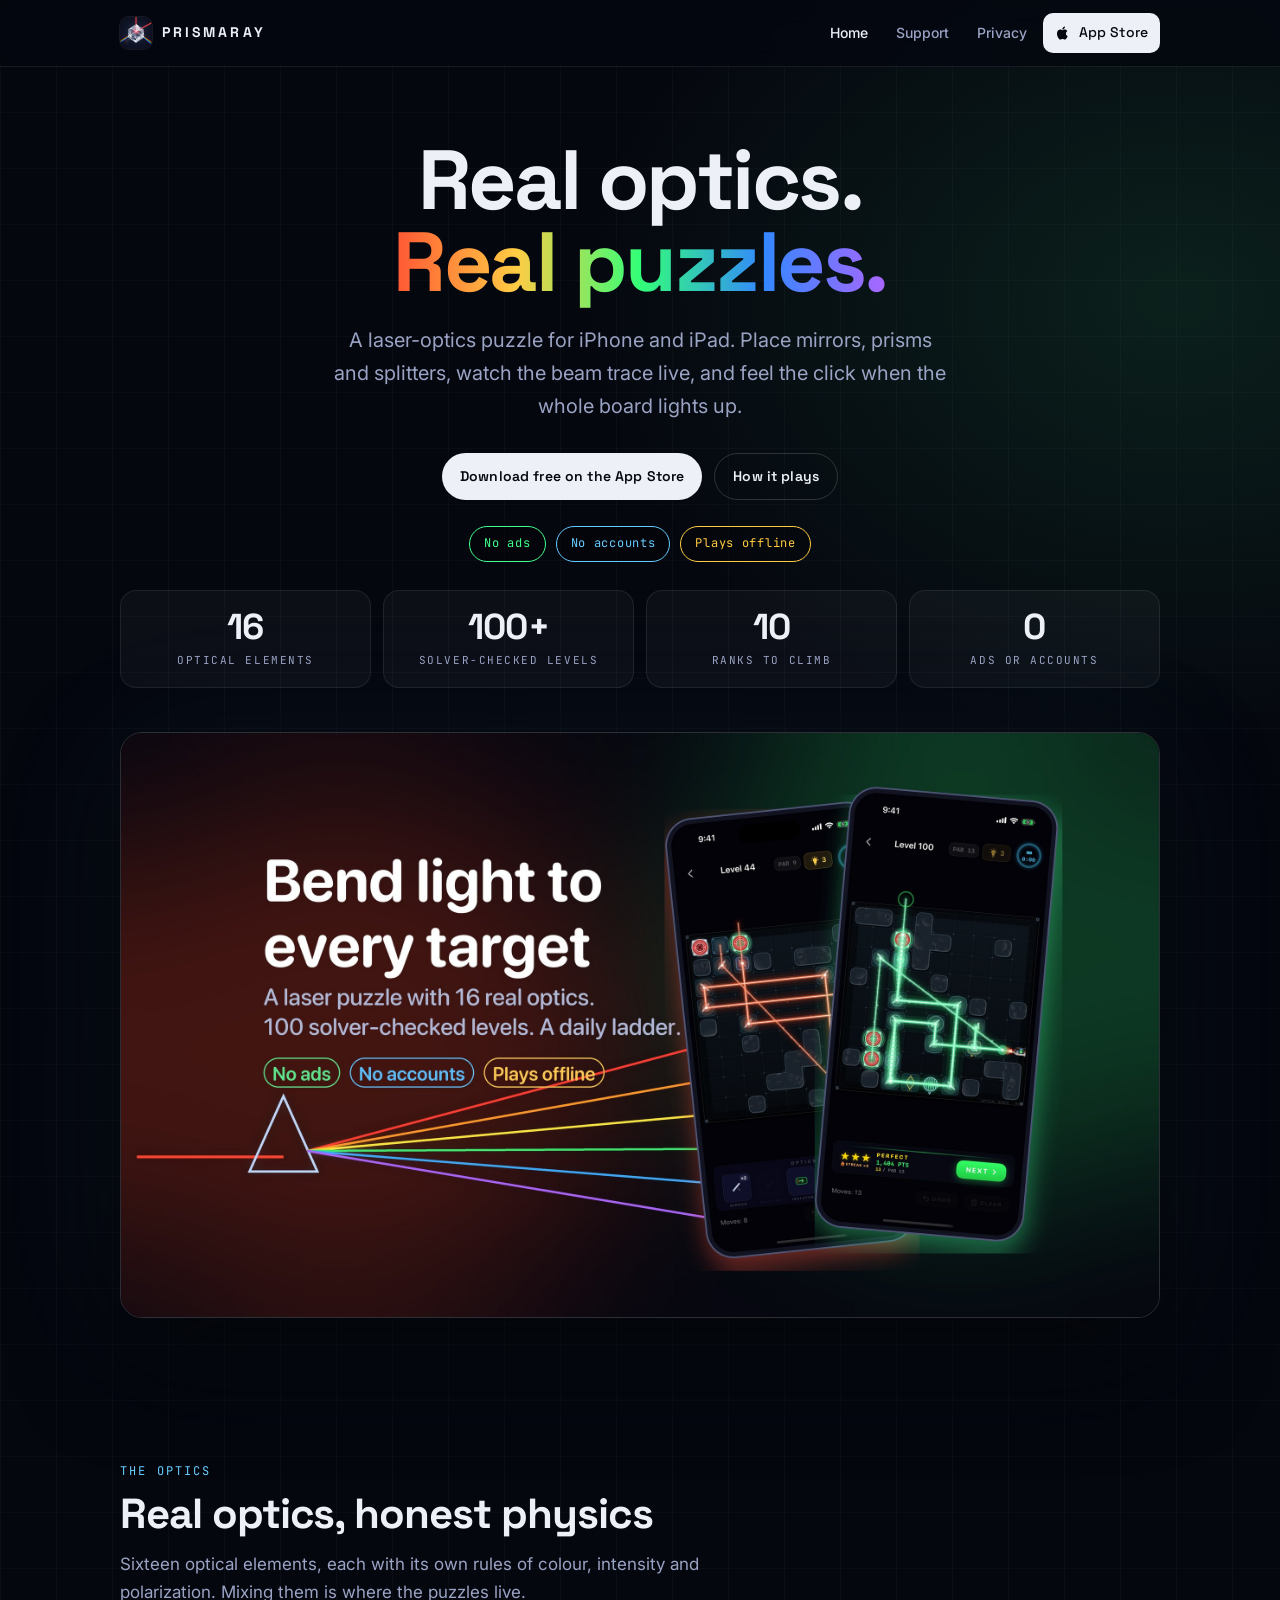
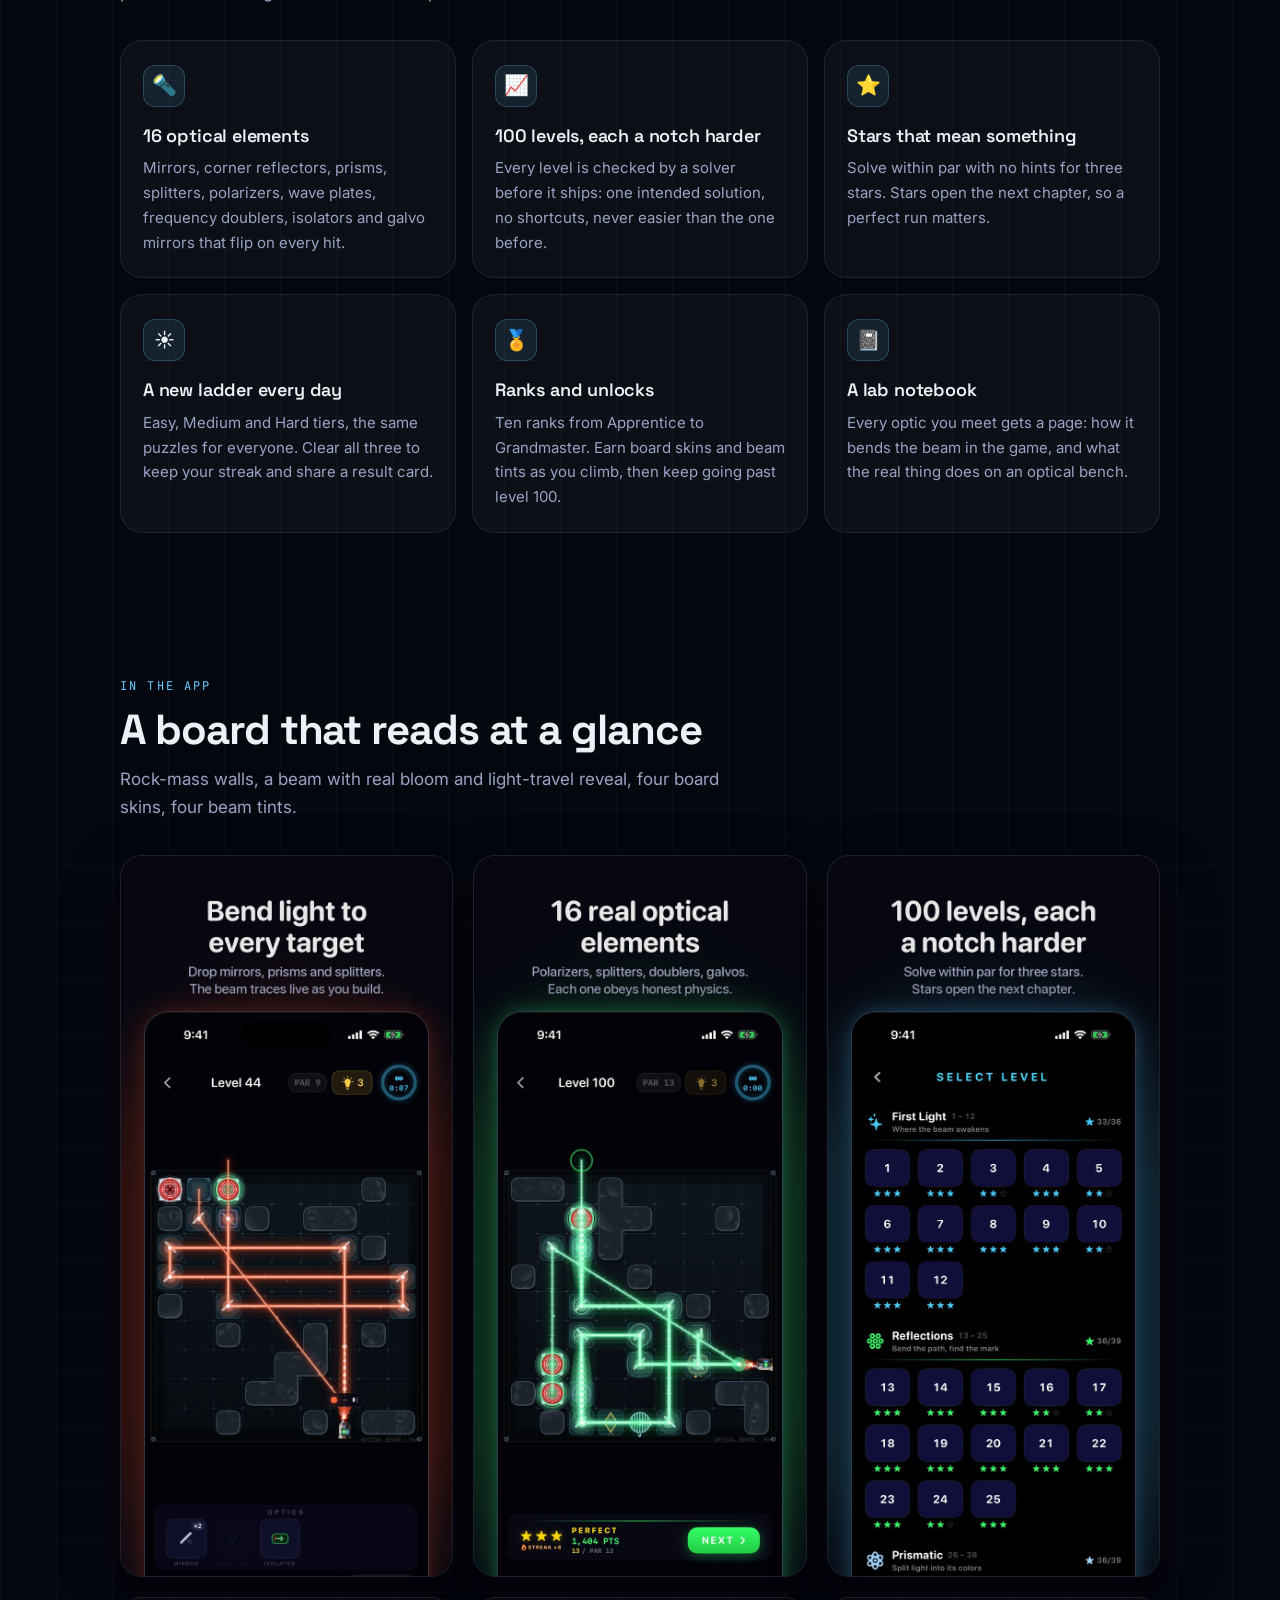
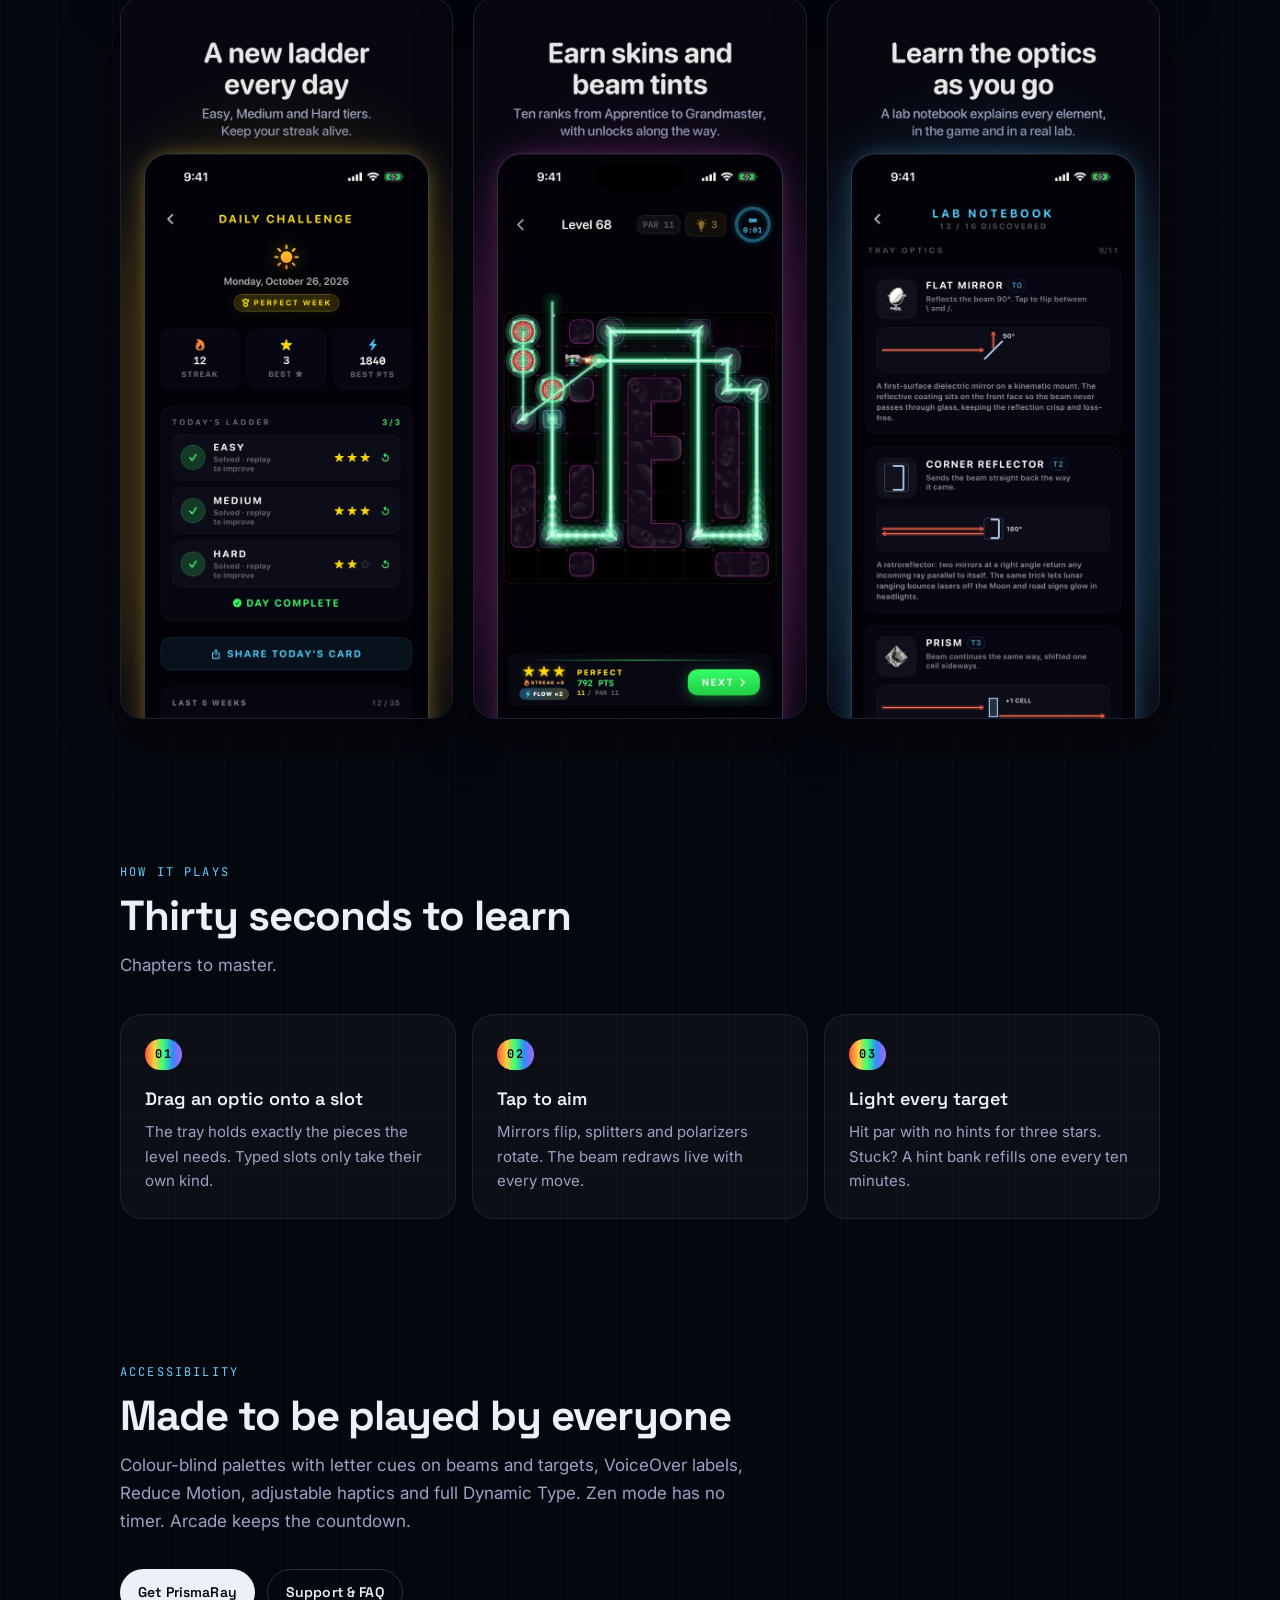
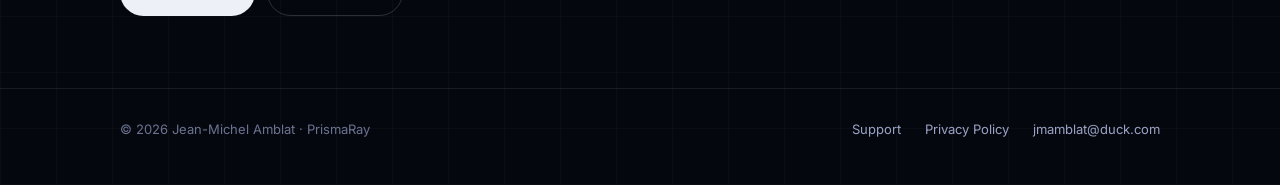
<file: index.html>
<!DOCTYPE html>
<html lang="en">
<head>
<meta charset="UTF-8">
<meta name="viewport" content="width=device-width, initial-scale=1.0">
<title>PrismaRay — Bend light to every target</title>
<meta name="description" content="PrismaRay is a laser-optics puzzle for iPhone and iPad. Sixteen real optical elements, 100 solver-checked levels, a daily ladder, ranks and a lab notebook. No ads, no accounts, plays offline.">
<meta property="og:title" content="PrismaRay — Bend light to every target">
<meta property="og:description" content="A laser-optics puzzle with 16 real elements, 100 solver-checked levels and a daily ladder. Free on the App Store.">
<meta property="og:image" content="https://sourcefrenchy.github.io/prismaray-pages/assets/og.jpg">
<meta property="og:type" content="website">
<meta name="twitter:card" content="summary_large_image">
<link rel="icon" href="assets/icon-512.png" type="image/png">
<link rel="apple-touch-icon" href="assets/apple-touch-icon.png">
<link rel="preconnect" href="https://fonts.googleapis.com">
<link rel="preconnect" href="https://fonts.gstatic.com" crossorigin>
<link href="https://fonts.googleapis.com/css2?family=Inter:wght@400;500;600&family=Space+Grotesk:wght@500;600;700&family=JetBrains+Mono:wght@500;700&display=swap" rel="stylesheet">
<link rel="stylesheet" href="style.css?v=9">
</head>
<body>
<header class="nav">
  <div class="wrap">
    <a class="brand" href="index.html"><img src="assets/icon-512.png" alt="" width="32" height="32">PRISMARAY</a>
    <nav>
      <a href="index.html" class="active hide-sm">Home</a>
      <a href="support.html">Support</a>
      <a href="privacy-policy.html" class="hide-sm">Privacy</a>
      <a class="btn store" href="https://apps.apple.com/us/app/prismaray/id6781785309" rel="noopener">
        <svg viewBox="0 0 24 24" aria-hidden="true"><path d="M16.37 12.6c0-2.5 2.05-3.7 2.14-3.76-1.17-1.7-2.98-1.94-3.62-1.97-1.54-.16-3 .9-3.78.9-.78 0-1.98-.88-3.26-.86-1.68.03-3.22.98-4.08 2.48-1.74 3.02-.45 7.48 1.25 9.93.83 1.2 1.82 2.54 3.12 2.5 1.25-.05 1.73-.81 3.24-.81 1.52 0 1.94.81 3.27.78 1.35-.02 2.2-1.22 3.02-2.42.95-1.39 1.34-2.74 1.36-2.81-.03-.01-2.62-1-2.66-3.96zM13.9 5.25c.69-.83 1.15-1.99 1.02-3.15-.99.04-2.19.66-2.9 1.49-.64.74-1.2 1.92-1.05 3.05 1.1.09 2.24-.56 2.93-1.39z"/></svg>
        App Store
      </a>
    </nav>
  </div>
</header>

<main>
  <section class="hero wrap">
    <h1>Real optics.<br><span>Real puzzles.</span></h1>
    <p>A laser-optics puzzle for iPhone and iPad. Place mirrors, prisms and splitters, watch the beam trace live, and feel the click when the whole board lights up.</p>
    <div class="cta">
      <a class="btn store" href="https://apps.apple.com/us/app/prismaray/id6781785309" rel="noopener">Download free on the App Store</a>
      <a class="btn ghost" href="#how">How it plays</a>
    </div>
    <div class="pills">
      <span class="pill g">No ads</span><span class="pill b">No accounts</span><span class="pill y">Plays offline</span>
    </div>
    <div class="stats">
      <div class="stat"><b>16</b><span>optical elements</span></div>
      <div class="stat"><b>100+</b><span>solver-checked levels</span></div>
      <div class="stat"><b>10</b><span>ranks to climb</span></div>
      <div class="stat"><b>0</b><span>ads or accounts</span></div>
    </div>
    <div class="art"><img src="assets/header.jpg" alt="PrismaRay boards with a red beam mid-solve and a green solved beam" ></div>
  </section>

  <section class="wrap" id="features">
    <p class="eyebrow">The optics</p>
    <h2>Real optics, honest physics</h2>
    <p class="lead">Sixteen optical elements, each with its own rules of colour, intensity and polarization. Mixing them is where the puzzles live.</p>
    <div class="grid">
      <div class="card"><div class="ico">🔦</div><h3>16 optical elements</h3><p>Mirrors, corner reflectors, prisms, splitters, polarizers, wave plates, frequency doublers, isolators and galvo mirrors that flip on every hit.</p></div>
      <div class="card"><div class="ico">📈</div><h3>100 levels, each a notch harder</h3><p>Every level is checked by a solver before it ships: one intended solution, no shortcuts, never easier than the one before.</p></div>
      <div class="card"><div class="ico">⭐</div><h3>Stars that mean something</h3><p>Solve within par with no hints for three stars. Stars open the next chapter, so a perfect run matters.</p></div>
      <div class="card"><div class="ico">☀️</div><h3>A new ladder every day</h3><p>Easy, Medium and Hard tiers, the same puzzles for everyone. Clear all three to keep your streak and share a result card.</p></div>
      <div class="card"><div class="ico">🏅</div><h3>Ranks and unlocks</h3><p>Ten ranks from Apprentice to Grandmaster. Earn board skins and beam tints as you climb, then keep going past level 100.</p></div>
      <div class="card"><div class="ico">📓</div><h3>A lab notebook</h3><p>Every optic you meet gets a page: how it bends the beam in the game, and what the real thing does on an optical bench.</p></div>
    </div>
  </section>

  <section class="wrap" id="screens">
    <p class="eyebrow">In the app</p>
    <h2>A board that reads at a glance</h2>
    <p class="lead">Rock-mass walls, a beam with real bloom and light-travel reveal, four board skins, four beam tints.</p>
    <div class="shots">
      <figure class="shot"><img src="assets/01-bend-light.jpg" alt="Level 44 with a red beam bouncing between mirrors" loading="lazy"></figure>
      <figure class="shot"><img src="assets/02-optics.jpg" alt="Level 100 solved, showing polarizers, a wave plate and an isolator" loading="lazy"></figure>
      <figure class="shot"><img src="assets/03-levels.jpg" alt="Chapter level select with stars" loading="lazy"></figure>
      <figure class="shot"><img src="assets/04-daily.jpg" alt="Daily challenge ladder with a twelve-day streak" loading="lazy"></figure>
      <figure class="shot"><img src="assets/05-ranks.jpg" alt="A solved board in the neon skin" loading="lazy"></figure>
      <figure class="shot"><img src="assets/06-codex.jpg" alt="The lab notebook codex" loading="lazy"></figure>
    </div>
  </section>

  <section class="wrap" id="how">
    <p class="eyebrow">How it plays</p>
    <h2>Thirty seconds to learn</h2>
    <p class="lead">Chapters to master.</p>
    <div class="steps">
      <div class="step"><h3>Drag an optic onto a slot</h3><p>The tray holds exactly the pieces the level needs. Typed slots only take their own kind.</p></div>
      <div class="step"><h3>Tap to aim</h3><p>Mirrors flip, splitters and polarizers rotate. The beam redraws live with every move.</p></div>
      <div class="step"><h3>Light every target</h3><p>Hit par with no hints for three stars. Stuck? A hint bank refills one every ten minutes.</p></div>
    </div>
  </section>

  <section class="wrap" id="everyone">
    <p class="eyebrow">Accessibility</p>
    <h2>Made to be played by everyone</h2>
    <p class="lead">Colour-blind palettes with letter cues on beams and targets, VoiceOver labels, Reduce Motion, adjustable haptics and full Dynamic Type. Zen mode has no timer. Arcade keeps the countdown.</p>
    <div class="cta" style="display:flex;gap:12px;flex-wrap:wrap">
      <a class="btn store" href="https://apps.apple.com/us/app/prismaray/id6781785309" rel="noopener">Get PrismaRay</a>
      <a class="btn ghost" href="support.html">Support &amp; FAQ</a>
    </div>
  </section>
</main>

<footer>
  <div class="wrap">
    <span>© 2026 Jean-Michel Amblat · PrismaRay</span>
    <span class="spacer"></span>
    <a href="support.html">Support</a>
    <a href="privacy-policy.html">Privacy Policy</a>
    <a href="mailto:jmamblat@duck.com">jmamblat@duck.com</a>
  </div>
</footer>
<script>
  // App Store button: play the pulse ring, then follow the link.
  document.querySelectorAll('.btn.store').forEach(function (b) {
    b.addEventListener('click', function (e) {
      if (window.matchMedia('(prefers-reduced-motion: reduce)').matches || e.metaKey || e.ctrlKey || e.shiftKey || e.button !== 0) return;
      e.preventDefault();
      b.classList.remove('pulse'); void b.offsetWidth; b.classList.add('pulse');
      setTimeout(function () { window.location.href = b.href; }, 380);
    });
  });
</script>
</body>
</html>
</file>
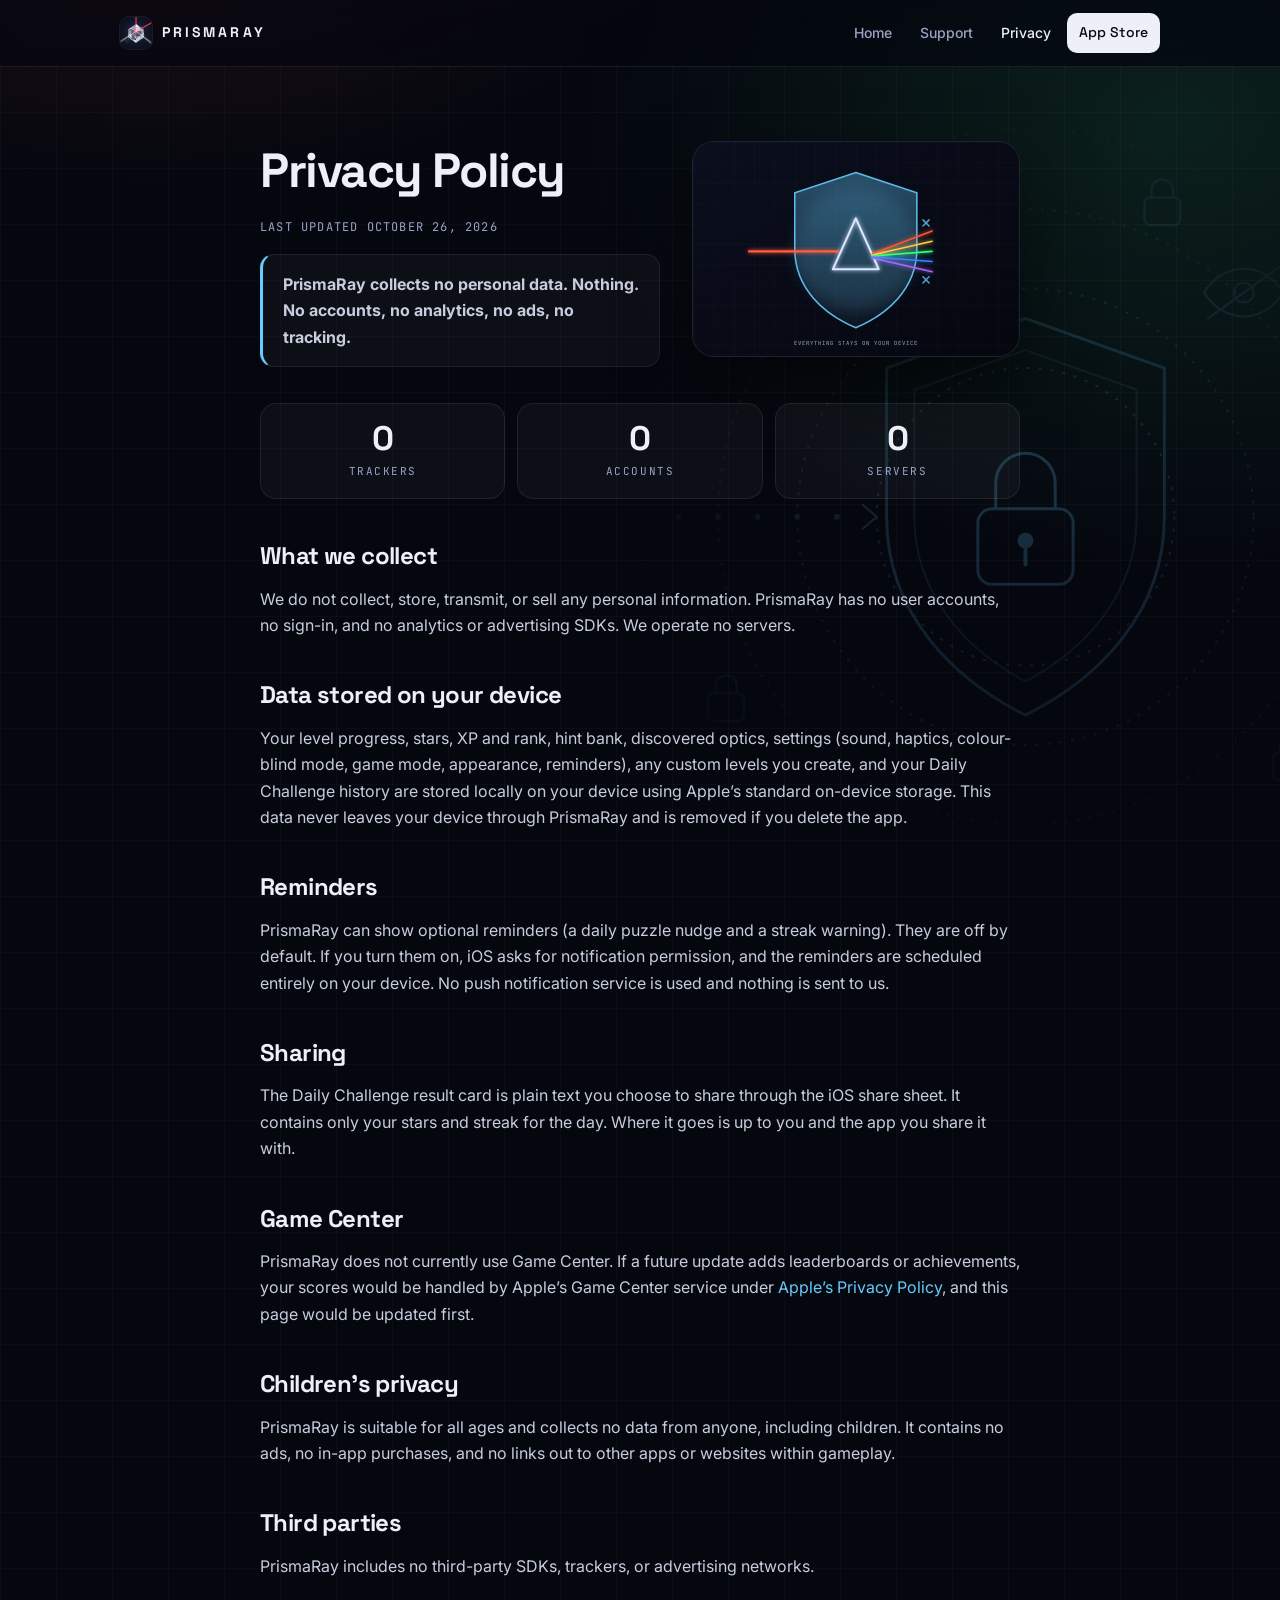
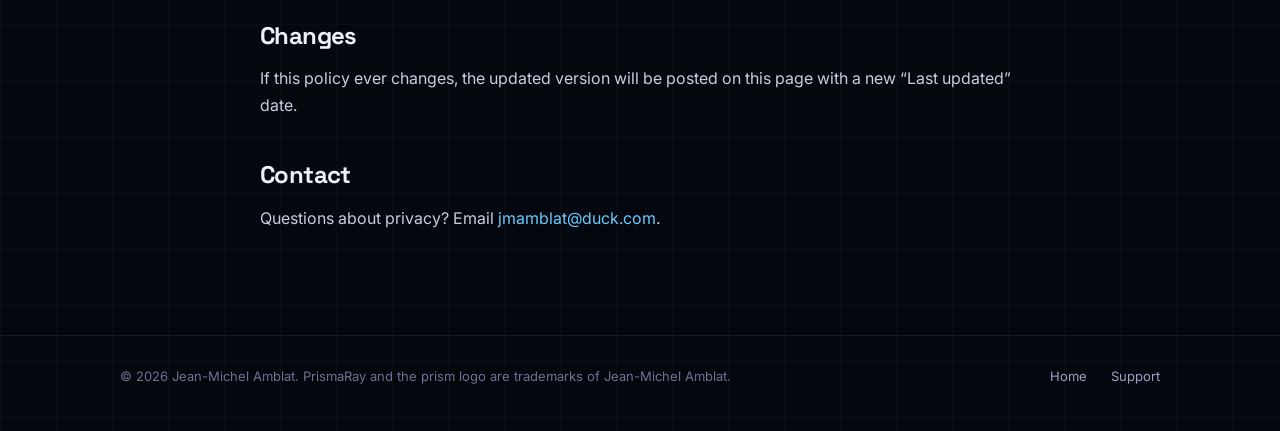
<file: privacy-policy.html>
<!DOCTYPE html>
<html lang="en">
<head>
<meta charset="UTF-8">
<meta name="viewport" content="width=device-width, initial-scale=1.0">
<title>PrismaRay — Privacy Policy</title>
<meta name="description" content="PrismaRay collects no personal data. No accounts, no analytics, no ads, no tracking.">
<link rel="icon" href="assets/icon-512.png" type="image/png">
<link rel="apple-touch-icon" href="assets/apple-touch-icon.png">
<link rel="preconnect" href="https://fonts.googleapis.com">
<link rel="preconnect" href="https://fonts.gstatic.com" crossorigin>
<link href="https://fonts.googleapis.com/css2?family=Inter:wght@400;500;600&family=Space+Grotesk:wght@500;600;700&family=JetBrains+Mono:wght@500;700&display=swap" rel="stylesheet">
<link rel="stylesheet" href="style.css?v=9">
</head>
<body class="has-bg-art">
<div class="bg-art" aria-hidden="true">
<svg viewBox="0 0 800 800" xmlns="http://www.w3.org/2000/svg" fill="none" stroke="#66ccff" stroke-width="2">
  <defs>
    <radialGradient id="fade" cx="55%" cy="45%" r="55%"><stop offset="0" stop-color="#fff" stop-opacity="1"/><stop offset="1" stop-color="#fff" stop-opacity="0"/></radialGradient>
    <mask id="m"><rect width="800" height="800" fill="url(#fade)"/></mask>
  </defs>
  <g mask="url(#m)">
    <!-- rings -->
    <g stroke-dasharray="3 9" opacity=".8"><circle cx="440" cy="400" r="150"/><circle cx="440" cy="400" r="230"/><circle cx="440" cy="400" r="310"/><circle cx="440" cy="400" r="390"/></g>
    <!-- shield -->
    <path d="M440 200 L580 250 V400 C580 500 510 565 440 600 C370 565 300 500 300 400 V250 Z" stroke-width="3"/>
    <path d="M440 232 L552 272 V400 C552 480 498 535 440 566 C382 535 328 480 328 400 V272 Z" opacity=".5"/>
    <!-- padlock -->
    <rect x="392" y="392" width="96" height="76" rx="14" stroke-width="3"/>
    <path d="M410 392 V366 a30 30 0 0 1 60 0 V392" stroke-width="3"/>
    <circle cx="440" cy="424" r="8" fill="#66ccff" stroke="none"/><path d="M440 430 V448" stroke-width="4" stroke-linecap="round"/>
    <!-- fingerprint -->
    <g transform="translate(150 140)" opacity=".9" stroke-linecap="round">
      <path d="M0 40 a40 40 0 0 1 80 0 v30"/><path d="M12 44 a28 28 0 0 1 56 0 v26"/><path d="M24 48 a16 16 0 0 1 32 0 v30"/><path d="M40 48 v40"/>
    </g>
    <!-- crossed eye -->
    <g transform="translate(620 150)" stroke-linecap="round">
      <path d="M0 24 C20 -8 60 -8 80 24 C60 56 20 56 0 24 Z"/><circle cx="40" cy="24" r="10"/><path d="M4 50 L76 -2"/>
    </g>
    <!-- small locks -->
    <g stroke-width="2.5">
      <g transform="translate(120 560)"><rect x="0" y="18" width="36" height="28" rx="6"/><path d="M7 18 V11 a11 11 0 0 1 22 0 V18"/></g>
      <g transform="translate(690 620)"><rect x="0" y="18" width="36" height="28" rx="6"/><path d="M7 18 V11 a11 11 0 0 1 22 0 V18"/></g>
      <g transform="translate(560 60)"><rect x="0" y="18" width="36" height="28" rx="6"/><path d="M7 18 V11 a11 11 0 0 1 22 0 V18"/></g>
    </g>
    <!-- data dots that stop at the shield -->
    <g fill="#66ccff" stroke="none" opacity=".8"><circle cx="90" cy="400" r="3"/><circle cx="130" cy="400" r="3"/><circle cx="170" cy="400" r="3"/><circle cx="210" cy="400" r="3"/><circle cx="250" cy="400" r="3"/></g>
    <path d="M276 388 l14 12 l-14 12" stroke-linecap="round" stroke-linejoin="round"/>
  </g>
</svg>
</div>
<header class="nav">
  <div class="wrap">
    <a class="brand" href="index.html"><img src="assets/icon-512.png" alt="" width="32" height="32">PRISMARAY</a>
    <nav>
      <a href="index.html" class="hide-sm">Home</a>
      <a href="support.html">Support</a>
      <a href="privacy-policy.html" class="active hide-sm">Privacy</a>
      <a class="btn store" href="https://apps.apple.com/us/app/prismaray/id6781785309" rel="noopener">App Store</a>
    </nav>
  </div>
</header>

<main class="wrap doc">
  <div class="doc-hero">
    <div>
      <h1>Privacy Policy</h1>
      <div class="sub">Last updated October 26, 2026</div>
      <div class="callout">
        <p><strong>PrismaRay collects no personal data. Nothing. No accounts, no analytics, no ads, no tracking.</strong></p>
      </div>
    </div>
    <div class="doc-art" aria-hidden="true">
<svg viewBox="0 0 640 420" xmlns="http://www.w3.org/2000/svg">
  <defs>
    <filter id="g2" x="-50%" y="-50%" width="200%" height="200%"><feGaussianBlur stdDeviation="16"/></filter>
    <filter id="g" x="-50%" y="-50%" width="200%" height="200%"><feGaussianBlur stdDeviation="4" result="b"/><feMerge><feMergeNode in="b"/><feMergeNode in="SourceGraphic"/></feMerge></filter>
    <pattern id="grid" width="40" height="40" patternUnits="userSpaceOnUse"><path d="M40 0H0V40" fill="none" stroke="rgba(255,255,255,.06)"/></pattern>
    <linearGradient id="bg" x1="0" y1="0" x2="1" y2="1"><stop offset="0" stop-color="#0b0e1d"/><stop offset="1" stop-color="#05070f"/></linearGradient>
    <linearGradient id="shield" x1="0" y1="0" x2="0" y2="1"><stop offset="0" stop-color="#66ccff" stop-opacity=".35"/><stop offset="1" stop-color="#66ccff" stop-opacity=".05"/></linearGradient>
  </defs>
  <rect width="640" height="420" fill="url(#bg)"/><rect width="640" height="420" fill="url(#grid)"/>
  <circle cx="320" cy="210" r="120" fill="#66ccff" opacity=".14" filter="url(#g2)"/>
  <!-- shield -->
  <path d="M320 60 L440 100 V210 C440 290 380 340 320 365 C260 340 200 290 200 210 V100 Z" fill="url(#shield)" stroke="#66ccff" stroke-width="3" stroke-opacity=".9"/>
  <!-- prism inside -->
  <g filter="url(#g)">
    <path d="M110 215 H285" stroke="#ff5c40" stroke-width="4" stroke-linecap="round"/>
    <path d="M320 150 L365 250 H275 Z" fill="none" stroke="#dbe6ff" stroke-width="4" stroke-linejoin="round"/>
    <g stroke-width="3" stroke-linecap="round">
      <path d="M352 220 L470 175" stroke="#ff5533"/><path d="M352 222 L470 195" stroke="#ffcc44"/><path d="M352 224 L470 215" stroke="#33ff77"/><path d="M352 226 L470 235" stroke="#3388ff"/><path d="M352 228 L470 255" stroke="#aa66ff"/>
    </g>
  </g>
  <!-- the light stops at the shield edge: little "no exit" ticks -->
  <g stroke="#66ccff" stroke-width="3" stroke-linecap="round" opacity=".8"><path d="M452 165 l12 -12"/><path d="M464 165 l-12 -12"/><path d="M452 265 l12 12"/><path d="M464 265 l-12 12"/></g>
  <g font-family="JetBrains Mono, ui-monospace, Menlo, monospace" font-size="11" letter-spacing="2" fill="#9aa3c4" text-anchor="middle">
    <text x="320" y="400">EVERYTHING STAYS ON YOUR DEVICE</text>
  </g>
</svg>
</div>
  </div>
  <div class="zeros">
    <div class="stat"><b>0</b><span>trackers</span></div>
    <div class="stat"><b>0</b><span>accounts</span></div>
    <div class="stat"><b>0</b><span>servers</span></div>
  </div>

  <h2>What we collect</h2>
  <p>We do not collect, store, transmit, or sell any personal information. PrismaRay has no user accounts, no sign-in, and no analytics or advertising SDKs. We operate no servers.</p>

  <h2>Data stored on your device</h2>
  <p>Your level progress, stars, XP and rank, hint bank, discovered optics, settings (sound, haptics, colour-blind mode, game mode, appearance, reminders), any custom levels you create, and your Daily Challenge history are stored locally on your device using Apple’s standard on-device storage. This data never leaves your device through PrismaRay and is removed if you delete the app.</p>

  <h2>Reminders</h2>
  <p>PrismaRay can show optional reminders (a daily puzzle nudge and a streak warning). They are off by default. If you turn them on, iOS asks for notification permission, and the reminders are scheduled entirely on your device. No push notification service is used and nothing is sent to us.</p>

  <h2>Sharing</h2>
  <p>The Daily Challenge result card is plain text you choose to share through the iOS share sheet. It contains only your stars and streak for the day. Where it goes is up to you and the app you share it with.</p>

  <h2>Game Center</h2>
  <p>PrismaRay does not currently use Game Center. If a future update adds leaderboards or achievements, your scores would be handled by Apple’s Game Center service under <a href="https://www.apple.com/legal/privacy/">Apple’s Privacy Policy</a>, and this page would be updated first.</p>

  <h2>Children’s privacy</h2>
  <p>PrismaRay is suitable for all ages and collects no data from anyone, including children. It contains no ads, no in-app purchases, and no links out to other apps or websites within gameplay.</p>

  <h2>Third parties</h2>
  <p>PrismaRay includes no third-party SDKs, trackers, or advertising networks.</p>

  <h2>Changes</h2>
  <p>If this policy ever changes, the updated version will be posted on this page with a new “Last updated” date.</p>

  <h2>Contact</h2>
  <p>Questions about privacy? Email <a href="mailto:jmamblat@duck.com">jmamblat@duck.com</a>.</p>
</main>

<footer>
  <div class="wrap">
    <span>© 2026 Jean-Michel Amblat. PrismaRay and the prism logo are trademarks of Jean-Michel Amblat.</span>
    <span class="spacer"></span>
    <a href="index.html">Home</a>
    <a href="support.html">Support</a>
  </div>
</footer>
<script>
  // App Store button: play the pulse ring, then follow the link.
  document.querySelectorAll('.btn.store').forEach(function (b) {
    b.addEventListener('click', function (e) {
      if (window.matchMedia('(prefers-reduced-motion: reduce)').matches || e.metaKey || e.ctrlKey || e.shiftKey || e.button !== 0) return;
      e.preventDefault();
      b.classList.remove('pulse'); void b.offsetWidth; b.classList.add('pulse');
      setTimeout(function () { window.location.href = b.href; }, 380);
    });
  });
</script>
</body>
</html>
</file>
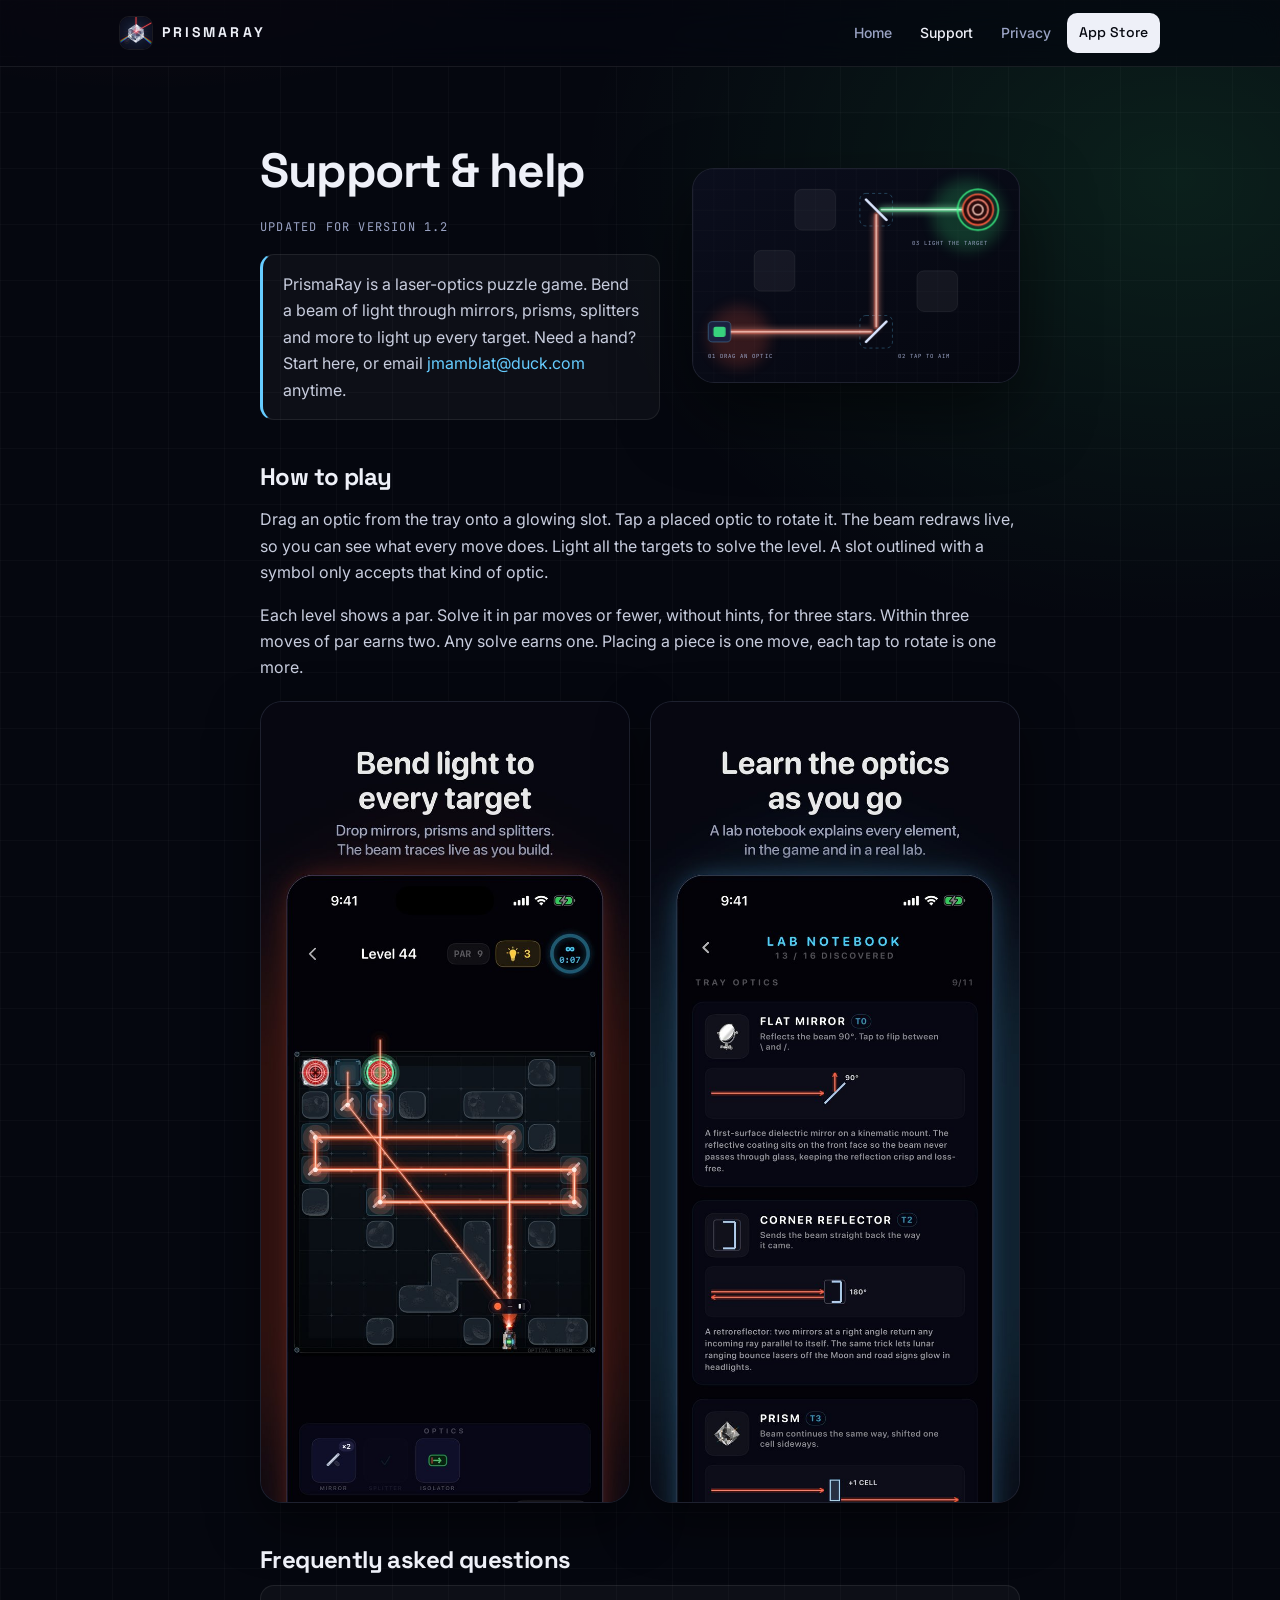
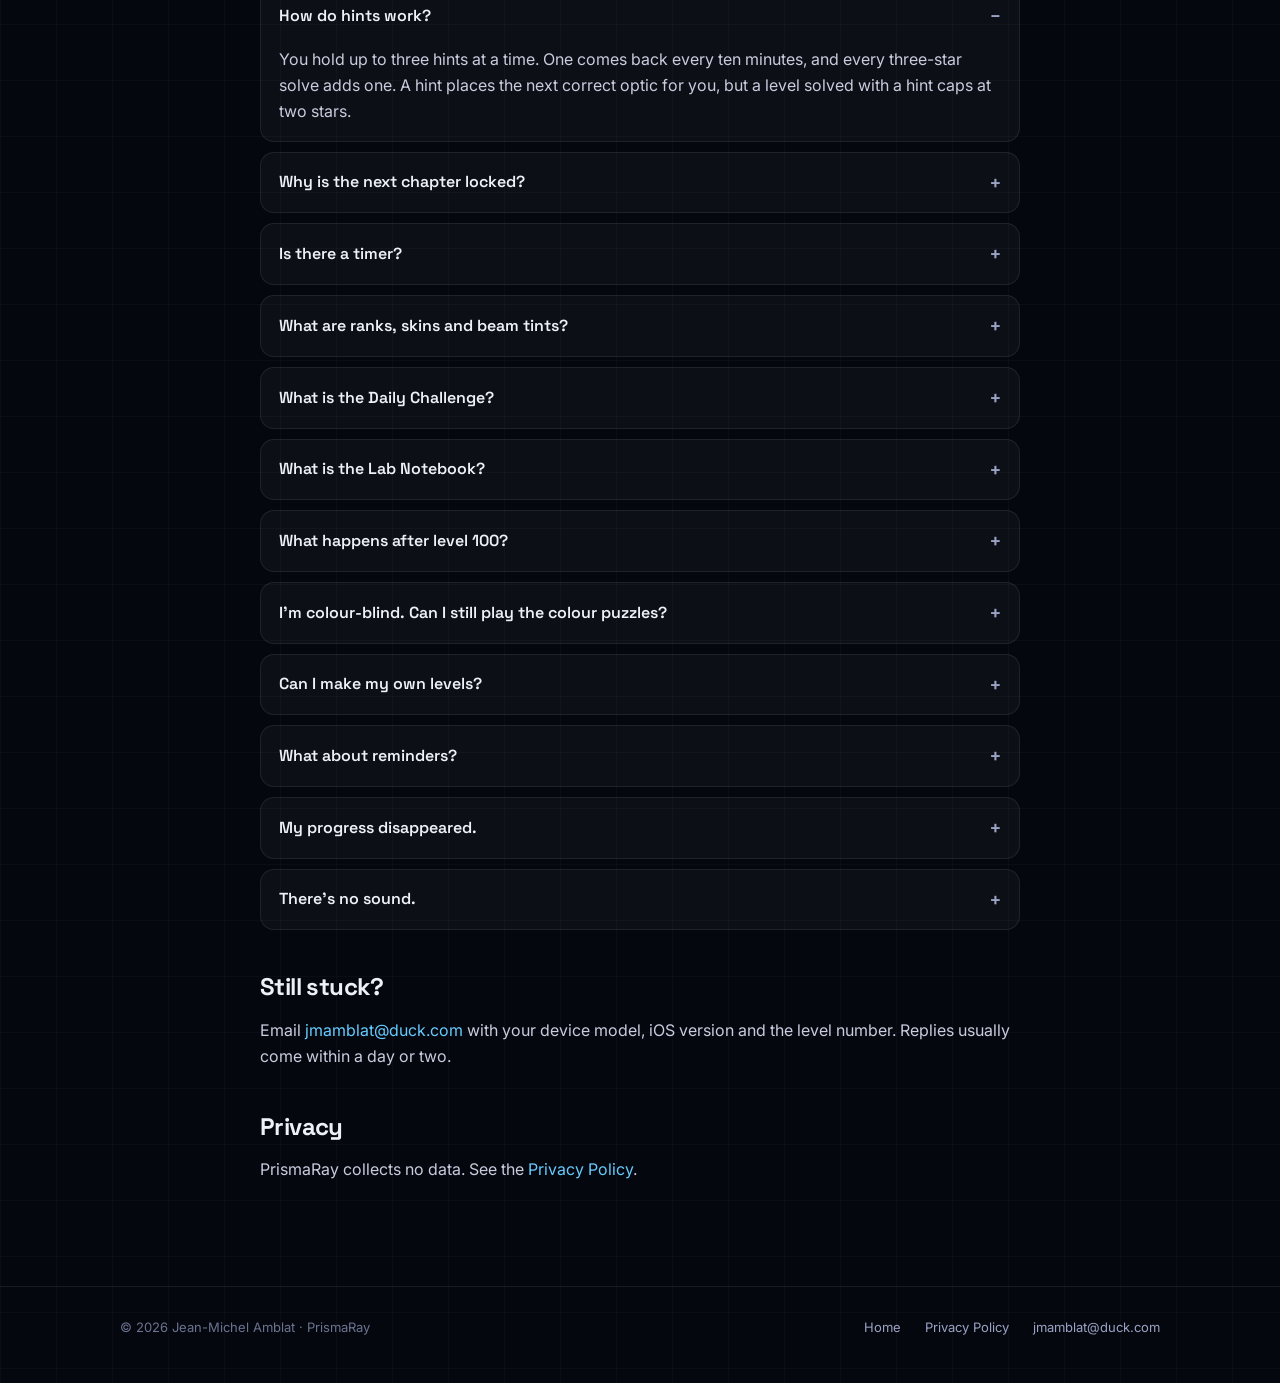
<file: support.html>
<!DOCTYPE html>
<html lang="en">
<head>
<meta charset="UTF-8">
<meta name="viewport" content="width=device-width, initial-scale=1.0">
<title>PrismaRay — Support</title>
<meta name="description" content="Help and FAQ for PrismaRay, the laser-optics puzzle for iPhone and iPad.">
<link rel="icon" href="assets/icon-512.png" type="image/png">
<link rel="apple-touch-icon" href="assets/apple-touch-icon.png">
<link rel="preconnect" href="https://fonts.googleapis.com">
<link rel="preconnect" href="https://fonts.gstatic.com" crossorigin>
<link href="https://fonts.googleapis.com/css2?family=Inter:wght@400;500;600&family=Space+Grotesk:wght@500;600;700&family=JetBrains+Mono:wght@500;700&display=swap" rel="stylesheet">
<link rel="stylesheet" href="style.css?v=9">
</head>
<body>
<header class="nav">
  <div class="wrap">
    <a class="brand" href="index.html"><img src="assets/icon-512.png" alt="" width="32" height="32">PRISMARAY</a>
    <nav>
      <a href="index.html" class="hide-sm">Home</a>
      <a href="support.html" class="active">Support</a>
      <a href="privacy-policy.html" class="hide-sm">Privacy</a>
      <a class="btn store" href="https://apps.apple.com/us/app/prismaray/id6781785309" rel="noopener">App Store</a>
    </nav>
  </div>
</header>

<main class="wrap doc">
  <div class="doc-hero">
    <div>
      <h1>Support &amp; help</h1>
      <div class="sub">Updated for version 1.2</div>
      <div class="callout">
        <p>PrismaRay is a laser-optics puzzle game. Bend a beam of light through mirrors, prisms, splitters and more to light up every target. Need a hand? Start here, or email <a href="mailto:jmamblat@duck.com">jmamblat@duck.com</a> anytime.</p>
      </div>
    </div>
    <div class="doc-art" aria-hidden="true">
<svg viewBox="0 0 640 420" xmlns="http://www.w3.org/2000/svg">
  <defs>
    <filter id="g" x="-50%" y="-50%" width="200%" height="200%"><feGaussianBlur stdDeviation="6" result="b"/><feMerge><feMergeNode in="b"/><feMergeNode in="SourceGraphic"/></feMerge></filter>
    <filter id="g2" x="-50%" y="-50%" width="200%" height="200%"><feGaussianBlur stdDeviation="14"/></filter>
    <pattern id="grid" width="40" height="40" patternUnits="userSpaceOnUse"><path d="M40 0H0V40" fill="none" stroke="rgba(255,255,255,.06)"/></pattern>
    <linearGradient id="bg" x1="0" y1="0" x2="1" y2="1"><stop offset="0" stop-color="#0b0e1d"/><stop offset="1" stop-color="#05070f"/></linearGradient>
  </defs>
  <rect width="640" height="420" fill="url(#bg)"/>
  <rect width="640" height="420" fill="url(#grid)"/>
  <!-- glow pools -->
  <circle cx="90" cy="330" r="60" fill="#ff5c40" opacity=".18" filter="url(#g2)"/>
  <circle cx="540" cy="90" r="70" fill="#40ff8c" opacity=".18" filter="url(#g2)"/>
  <!-- walls -->
  <g fill="rgba(255,255,255,.05)" stroke="rgba(255,255,255,.12)">
    <rect x="200" y="40" width="80" height="80" rx="14"/><rect x="440" y="200" width="80" height="80" rx="14"/><rect x="120" y="160" width="80" height="80" rx="14"/>
  </g>
  <!-- slots -->
  <g fill="none" stroke="#66ccff" stroke-opacity=".55" stroke-dasharray="6 6"><rect x="328" y="288" width="64" height="64" rx="12"/><rect x="328" y="48" width="64" height="64" rx="12"/></g>
  <!-- beam -->
  <g filter="url(#g)" stroke-linecap="round" fill="none">
    <path d="M70 320 H350" stroke="#ff5c40" stroke-width="10" opacity=".35"/><path d="M70 320 H350" stroke="#ffd0c4" stroke-width="3"/>
    <path d="M360 310 V90" stroke="#ff5c40" stroke-width="10" opacity=".35"/><path d="M360 310 V90" stroke="#ffd0c4" stroke-width="3"/>
    <path d="M370 80 H540" stroke="#40ff8c" stroke-width="10" opacity=".35"/><path d="M370 80 H540" stroke="#d8ffe8" stroke-width="3"/>
  </g>
  <!-- mirrors -->
  <g stroke="#dbe6ff" stroke-width="5" stroke-linecap="round"><path d="M340 340 L380 300"/><path d="M340 60 L380 100"/></g>
  <!-- emitter -->
  <rect x="30" y="300" width="44" height="40" rx="8" fill="#1b2140" stroke="#66ccff" stroke-opacity=".6"/><rect x="40" y="310" width="24" height="20" rx="4" fill="#40ff8c" opacity=".8"/>
  <!-- target -->
  <g transform="translate(560 80)"><circle r="30" fill="#2a0c0c" stroke="#ff5c40" stroke-width="3"/><circle r="20" fill="none" stroke="#ff8b78" stroke-width="3"/><circle r="10" fill="none" stroke="#ffd0c4" stroke-width="3"/><circle r="40" fill="none" stroke="#40ff8c" stroke-width="3" opacity=".9"/></g>
  <!-- labels -->
  <g font-family="JetBrains Mono, ui-monospace, Menlo, monospace" font-size="11" letter-spacing="2" fill="#9aa3c4">
    <text x="30" y="372">01 DRAG AN OPTIC</text><text x="402" y="372">02 TAP TO AIM</text><text x="430" y="150">03 LIGHT THE TARGET</text>
  </g>
</svg>
</div>
  </div>

  <h2>How to play</h2>
  <p>Drag an optic from the tray onto a glowing slot. Tap a placed optic to rotate it. The beam redraws live, so you can see what every move does. Light all the targets to solve the level. A slot outlined with a symbol only accepts that kind of optic.</p>
  <p>Each level shows a par. Solve it in par moves or fewer, without hints, for three stars. Within three moves of par earns two. Any solve earns one. Placing a piece is one move, each tap to rotate is one more.</p>
  <div class="shots two">
    <figure class="shot"><img src="assets/01-bend-light.jpg" alt="A level mid-solve with a red beam" loading="lazy"></figure>
    <figure class="shot"><img src="assets/06-codex.jpg" alt="The lab notebook explaining each optic" loading="lazy"></figure>
  </div>

  <h2>Frequently asked questions</h2>

  <details open><summary>How do hints work?</summary>
    <p>You hold up to three hints at a time. One comes back every ten minutes, and every three-star solve adds one. A hint places the next correct optic for you, but a level solved with a hint caps at two stars.</p></details>

  <details><summary>Why is the next chapter locked?</summary>
    <p>Chapters open with stars. You need half the stars available in the previous chapter to start the next one. Replay a few levels and aim for par to unlock it.</p></details>

  <details><summary>Is there a timer?</summary>
    <p>Not by default. Zen mode has no clock, so take all the time you want. If you like pressure, switch to Arcade in Settings and the countdown comes back.</p></details>

  <details><summary>What are ranks, skins and beam tints?</summary>
    <p>Every solve earns XP. There are ten ranks, from Apprentice to Grandmaster. Ranks and finished chapters unlock board skins (Observatory, Lab, Neon, Paper) and beam tints, which you pick in Settings under Appearance.</p></details>

  <details><summary>What is the Daily Challenge?</summary>
    <p>Three fresh puzzles a day, Easy, Medium and Hard, the same for everyone. Solve all three to count the day toward your streak. The calendar shows your last five weeks, and you can share a result card without giving away the solution.</p></details>

  <details><summary>What is the Lab Notebook?</summary>
    <p>A codex of every optic you have met. It shows how each one bends the beam in the game and what the real thing does in a lab.</p></details>

  <details><summary>What happens after level 100?</summary>
    <p>The Beyond chapter keeps going with freshly generated levels, each checked for a fair, unique solution before you see it.</p></details>

  <details><summary>I’m colour-blind. Can I still play the colour puzzles?</summary>
    <p>Yes. Settings has Deuteranopia, Protanopia and Tritanopia palettes plus letter cues on coloured beams and targets. There is also a Reduce Motion option, adjustable haptics, and the text follows your Dynamic Type size.</p></details>

  <details><summary>Can I make my own levels?</summary>
    <p>Yes. Open the Editor from the main menu to paint your own puzzle, test it, save it, and share a level code with friends.</p></details>

  <details><summary>What about reminders?</summary>
    <p>Reminders are off unless you turn them on in Settings. They are scheduled on your device only, and you can switch them off at any time.</p></details>

  <details><summary>My progress disappeared.</summary>
    <p>Progress is stored on your device. Deleting and reinstalling the app, or resetting in Settings, clears it. PrismaRay has no accounts or cloud sync, so progress is local to each device.</p></details>

  <details><summary>There’s no sound.</summary>
    <p>Check the SOUND toggle in Settings and your device’s mute switch. PrismaRay’s music and effects respect the silent switch.</p></details>

  <h2>Still stuck?</h2>
  <p>Email <a href="mailto:jmamblat@duck.com">jmamblat@duck.com</a> with your device model, iOS version and the level number. Replies usually come within a day or two.</p>

  <h2>Privacy</h2>
  <p>PrismaRay collects no data. See the <a href="privacy-policy.html">Privacy Policy</a>.</p>
</main>

<footer>
  <div class="wrap">
    <span>© 2026 Jean-Michel Amblat · PrismaRay</span>
    <span class="spacer"></span>
    <a href="index.html">Home</a>
    <a href="privacy-policy.html">Privacy Policy</a>
    <a href="mailto:jmamblat@duck.com">jmamblat@duck.com</a>
  </div>
</footer>
<script>
  // App Store button: play the pulse ring, then follow the link.
  document.querySelectorAll('.btn.store').forEach(function (b) {
    b.addEventListener('click', function (e) {
      if (window.matchMedia('(prefers-reduced-motion: reduce)').matches || e.metaKey || e.ctrlKey || e.shiftKey || e.button !== 0) return;
      e.preventDefault();
      b.classList.remove('pulse'); void b.offsetWidth; b.classList.add('pulse');
      setTimeout(function () { window.location.href = b.href; }, 380);
    });
  });
</script>
</body>
</html>
</file>
<file: style.css>
:root {
  color-scheme: dark;
  --bg: #05070f;
  --bg-2: #0b0e1d;
  --surface: rgba(255,255,255,.035);
  --surface-2: rgba(255,255,255,.06);
  --border: rgba(255,255,255,.08);
  --border-2: rgba(255,255,255,.16);
  --text: #eef0f8;
  --muted: #9aa3c4;
  --accent: #66ccff;
  --red: #ff5c40;
  --green: #40ff8c;
  --yellow: #ffcc40;
  --rainbow: linear-gradient(90deg,#ff5533,#ffcc44,#33ff77,#3388ff,#aa66ff);
  --radius: 22px;
  --display: "Space Grotesk", "SF Pro Display", -apple-system, BlinkMacSystemFont, sans-serif;
  --body: "Inter", -apple-system, BlinkMacSystemFont, "Segoe UI", Roboto, sans-serif;
  --mono: "JetBrains Mono", ui-monospace, SFMono-Regular, Menlo, monospace;
}
* { box-sizing: border-box; }
html { scroll-behavior: smooth; }
body {
  margin: 0; background: var(--bg); color: var(--text);
  font-family: var(--body); font-size: 16px; line-height: 1.65;
  -webkit-font-smoothing: antialiased; text-rendering: optimizeLegibility;
  background-image:
    radial-gradient(1000px 650px at 12% -10%, rgba(255,92,64,.16), transparent 60%),
    radial-gradient(1000px 750px at 92% 6%, rgba(64,255,140,.10), transparent 60%),
    linear-gradient(rgba(255,255,255,.025) 1px, transparent 1px),
    linear-gradient(90deg, rgba(255,255,255,.025) 1px, transparent 1px);
  background-size: auto, auto, 56px 56px, 56px 56px;
  background-repeat: no-repeat, no-repeat, repeat, repeat;
}
h1, h2, h3, .brand, .btn, summary, .step h3 { font-family: var(--display); }
a { color: var(--accent); text-decoration: none; }
a:hover { text-decoration: underline; }
.wrap { max-width: 1080px; margin: 0 auto; padding: 0 20px; }
.eyebrow { font-family: var(--mono); font-size: 12px; letter-spacing: .18em; text-transform: uppercase; color: var(--accent); margin: 0 0 10px; }

/* Nav */
.nav { position: sticky; top: 0; z-index: 10; backdrop-filter: blur(16px) saturate(140%); -webkit-backdrop-filter: blur(16px) saturate(140%);
  background: rgba(5,7,15,.7); border-bottom: 1px solid var(--border); }
.nav .wrap { display: flex; align-items: center; gap: 14px; height: 66px; }
.brand { display: flex; align-items: center; gap: 10px; color: var(--text); font-weight: 700; letter-spacing: .22em; font-size: 14px; }
.brand img { width: 32px; height: 32px; border-radius: 9px; box-shadow: 0 0 0 1px var(--border); }
.brand:hover { text-decoration: none; }
.nav nav { margin-left: auto; display: flex; gap: 4px; align-items: center; }
.nav nav a { color: var(--muted); font-size: 14px; font-weight: 500; padding: 8px 12px; border-radius: 10px; transition: color .15s, background .15s; }
.nav nav a:hover { color: var(--text); background: var(--surface); text-decoration: none; }
.nav nav a.active { color: var(--text); }
.btn { display: inline-flex; align-items: center; gap: 8px; padding: 11px 18px; border-radius: 999px; font-weight: 600; font-size: 14px;
  letter-spacing: .01em; color: #05070f !important; background: var(--text); white-space: nowrap; transition: transform .15s, box-shadow .15s, background .15s; }
.btn:hover { text-decoration: none; background: #fff; transform: translateY(-1px); box-shadow: 0 8px 24px rgba(102,204,255,.18); }
.btn.ghost { background: transparent; color: var(--text) !important; border: 1px solid var(--border-2); }
.btn.ghost:hover { background: var(--surface); box-shadow: none; }
.btn svg { width: 16px; height: 16px; fill: currentColor; }

/* Hero */
.hero { padding: 84px 0 24px; text-align: center; }
.hero h1 { font-size: clamp(44px, 7.4vw, 84px); line-height: .98; letter-spacing: -.03em; margin: 0 0 20px; font-weight: 700; }
.hero h1 span { background: var(--rainbow); -webkit-background-clip: text; background-clip: text; color: transparent; }
.hero p { font-size: clamp(17px, 2.1vw, 20px); color: var(--muted); max-width: 620px; margin: 0 auto 30px; }
.hero .cta { display: flex; gap: 12px; justify-content: center; flex-wrap: wrap; }
.pills { display: flex; gap: 10px; justify-content: center; flex-wrap: wrap; margin-top: 26px; }
.pill { font-family: var(--mono); font-size: 12px; letter-spacing: .06em; padding: 7px 14px; border-radius: 999px; border: 1px solid; background: rgba(0,0,0,.25); }
.pill.g { color: var(--green); } .pill.b { color: var(--accent); } .pill.y { color: var(--yellow); }

.art { margin: 44px auto 0; border-radius: var(--radius); overflow: hidden; border: 1px solid var(--border-2);
  box-shadow: 0 40px 100px rgba(0,0,0,.65), 0 0 140px rgba(102,204,255,.07); }
.art img { display: block; width: 100%; height: auto; aspect-ratio: 16 / 9; }

.stats { display: grid; grid-template-columns: repeat(4, 1fr); gap: 12px; margin: 28px auto 0; }
.stat { padding: 18px 12px; border-radius: 16px; background: var(--surface); border: 1px solid var(--border); text-align: center; }
.stat b { display: block; font-family: var(--display); font-size: clamp(26px, 3.4vw, 36px); letter-spacing: -.02em; line-height: 1; }
.stat span { display: block; margin-top: 6px; font-family: var(--mono); font-size: 11px; letter-spacing: .14em; text-transform: uppercase; color: var(--muted); }

/* Sections */
section.wrap { padding: 72px 20px; }
h2 { font-size: clamp(28px, 4.2vw, 42px); letter-spacing: -.025em; line-height: 1.1; margin: 0 0 12px; font-weight: 700; }
.lead { color: var(--muted); font-size: 17px; max-width: 640px; margin: 0 0 34px; }
.grid { display: grid; grid-template-columns: repeat(auto-fit, minmax(260px, 1fr)); gap: 16px; }
.card { position: relative; background: var(--surface); border: 1px solid var(--border); border-radius: var(--radius); padding: 24px 22px 22px;
  transition: transform .2s, border-color .2s, background .2s; }
.card:hover { transform: translateY(-3px); border-color: var(--border-2); background: var(--surface-2); }
.card h3 { margin: 14px 0 6px; font-size: 18px; letter-spacing: -.01em; font-weight: 600; }
.card p { margin: 0; color: var(--muted); font-size: 15px; }
.ico { width: 42px; height: 42px; border-radius: 12px; display: grid; place-items: center; font-size: 20px;
  background: rgba(102,204,255,.10); border: 1px solid rgba(102,204,255,.22); }

/* Screens */
.shots { display: grid; grid-template-columns: repeat(3, 1fr); gap: 20px; }
.shot { margin: 0; border-radius: 22px; overflow: hidden; border: 1px solid var(--border);
  box-shadow: 0 20px 50px rgba(0,0,0,.5); background: var(--bg-2); transition: transform .2s, border-color .2s; }
.shot:hover { transform: translateY(-4px); border-color: var(--border-2); }
.shot img { display: block; width: 100%; height: auto; }
@media (max-width: 820px) { .shots { grid-template-columns: repeat(2, 1fr); gap: 14px; } }
@media (max-width: 480px) { .shots { grid-template-columns: 1fr 1fr; gap: 10px; } .shot { border-radius: 14px; } }

/* Steps */
.steps { display: grid; grid-template-columns: repeat(auto-fit, minmax(220px, 1fr)); gap: 16px; counter-reset: step; }
.step { padding: 24px; border-radius: var(--radius); background: var(--surface); border: 1px solid var(--border); }
.step::before { counter-increment: step; content: counter(step, decimal-leading-zero); font-family: var(--mono); font-size: 12px; letter-spacing: .14em;
  display: inline-block; padding: 6px 10px; border-radius: 999px; background: var(--rainbow); color: #05070f; font-weight: 700; margin-bottom: 14px; }
.step h3 { margin: 0 0 6px; font-size: 18px; font-weight: 600; } .step p { margin: 0; color: var(--muted); font-size: 15px; }

/* Docs pages */
.doc { padding: 64px 20px 88px; max-width: 800px; }
.doc h1 { font-size: clamp(34px, 5vw, 48px); letter-spacing: -.03em; margin: 0 0 8px; }
.doc .sub { font-family: var(--mono); color: var(--muted); font-size: 12px; letter-spacing: .1em; text-transform: uppercase; margin-bottom: 30px; }
.doc h2 { font-size: 24px; margin: 44px 0 12px; }
.doc p, .doc li { color: #c8cdde; font-size: 16px; }
.callout { background: var(--surface); border: 1px solid var(--border); border-left: 3px solid var(--accent); border-radius: 14px; padding: 16px 20px; }
.callout p { margin: 0; }
details { border: 1px solid var(--border); border-radius: 14px; background: var(--surface); padding: 0 18px; margin-top: 10px; transition: border-color .15s; }
details:hover { border-color: var(--border-2); }
summary { cursor: pointer; font-weight: 600; font-size: 16px; padding: 15px 0; list-style: none; display: flex; justify-content: space-between; align-items: center; gap: 12px; }
summary::-webkit-details-marker { display: none; }
summary::after { content: "+"; font-family: var(--mono); color: var(--muted); font-size: 18px; }
details[open] summary::after { content: "–"; }
details p { margin: 0 0 16px; }

footer { border-top: 1px solid var(--border); padding: 30px 0 44px; color: #6b7390; font-size: 13px; }
footer .wrap { display: flex; flex-wrap: wrap; gap: 12px 24px; align-items: center; }
footer a { color: var(--muted); }
footer .spacer { flex: 1; }
@media (max-width: 600px) {
  .nav nav a.hide-sm { display: none; }
  .hero { padding-top: 52px; } section.wrap { padding: 52px 20px; }
  .stats { grid-template-columns: repeat(2, 1fr); }
}

/* Doc page hero + art */
.doc-hero { display: grid; grid-template-columns: 1.1fr .9fr; gap: 32px; align-items: center; margin-bottom: 36px; }
.doc-hero h1 { margin-bottom: 8px; }
.doc-hero .sub { margin-bottom: 16px; }
.doc-hero .callout { margin-top: 8px; }
.doc-art { border-radius: var(--radius); border: 1px solid var(--border); background: var(--bg-2); overflow: hidden;
  box-shadow: 0 30px 70px rgba(0,0,0,.55); }
.doc-art svg { display: block; width: 100%; height: auto; }
.doc .shots.two { grid-template-columns: repeat(2, 1fr); margin: 20px 0 8px; }
.zeros { display: grid; grid-template-columns: repeat(3, 1fr); gap: 12px; margin: 24px 0 8px; }
.zeros .stat b { font-size: 34px; }
@media (max-width: 760px) { .doc-hero { grid-template-columns: 1fr; } .zeros { grid-template-columns: repeat(3, 1fr); gap: 8px; } .zeros .stat b { font-size: 26px; } }

/* Decorative page background art (privacy) */
body.has-bg-art { position: relative; overflow-x: hidden; }
.bg-art { position: absolute; inset: 0; z-index: 0; pointer-events: none; overflow: hidden; }
.bg-art svg { position: absolute; right: -8vw; top: 120px; width: 62vw; max-width: 880px; height: auto; opacity: .22; }
.bg-art .glyph { position: absolute; width: 42px; height: 42px; opacity: .12; }
body.has-bg-art > :not(.bg-art) { position: relative; z-index: 1; }
@media (max-width: 760px) { .bg-art svg { right: -30vw; top: 80px; width: 120vw; opacity: .12; } }

/* App Store button: halo + sheen on hover, press + pulse ring on click */
.btn.store { position: relative; isolation: isolate;
  background: linear-gradient(115deg, transparent 38%, rgba(102,204,255,.55) 50%, transparent 62%) no-repeat -150% 0 / 250% 100%, var(--text);
  transition: transform .15s cubic-bezier(.2,.8,.2,1), box-shadow .2s; }
.btn.store::before { content: ""; position: absolute; inset: -3px; border-radius: inherit; background: var(--rainbow);
  filter: blur(10px); opacity: 0; z-index: -1; transition: opacity .25s; }
.btn.store:hover { background-color: #fff; animation: sheen .9s ease forwards; box-shadow: 0 10px 30px rgba(102,204,255,.22); }
.btn.store:hover::before { opacity: .85; }
.btn.store:active { transform: scale(.94); }
.btn.store.pulse { animation: pop .42s cubic-bezier(.2,.8,.2,1); }
.btn.store.pulse::before { opacity: 1; filter: blur(2px); animation: ring .42s ease-out forwards; }
@keyframes sheen { to { background-position: 150% 0, 0 0; } }
@keyframes pop { 0% { transform: scale(1); } 35% { transform: scale(.9); } 100% { transform: scale(1.04); } }
@keyframes ring { 0% { inset: -3px; opacity: 1; } 100% { inset: -22px; opacity: 0; } }
@media (prefers-reduced-motion: reduce) { .btn.store, .btn.store::before, .btn.store:hover { animation: none !important; transition: none; } }
</file>
